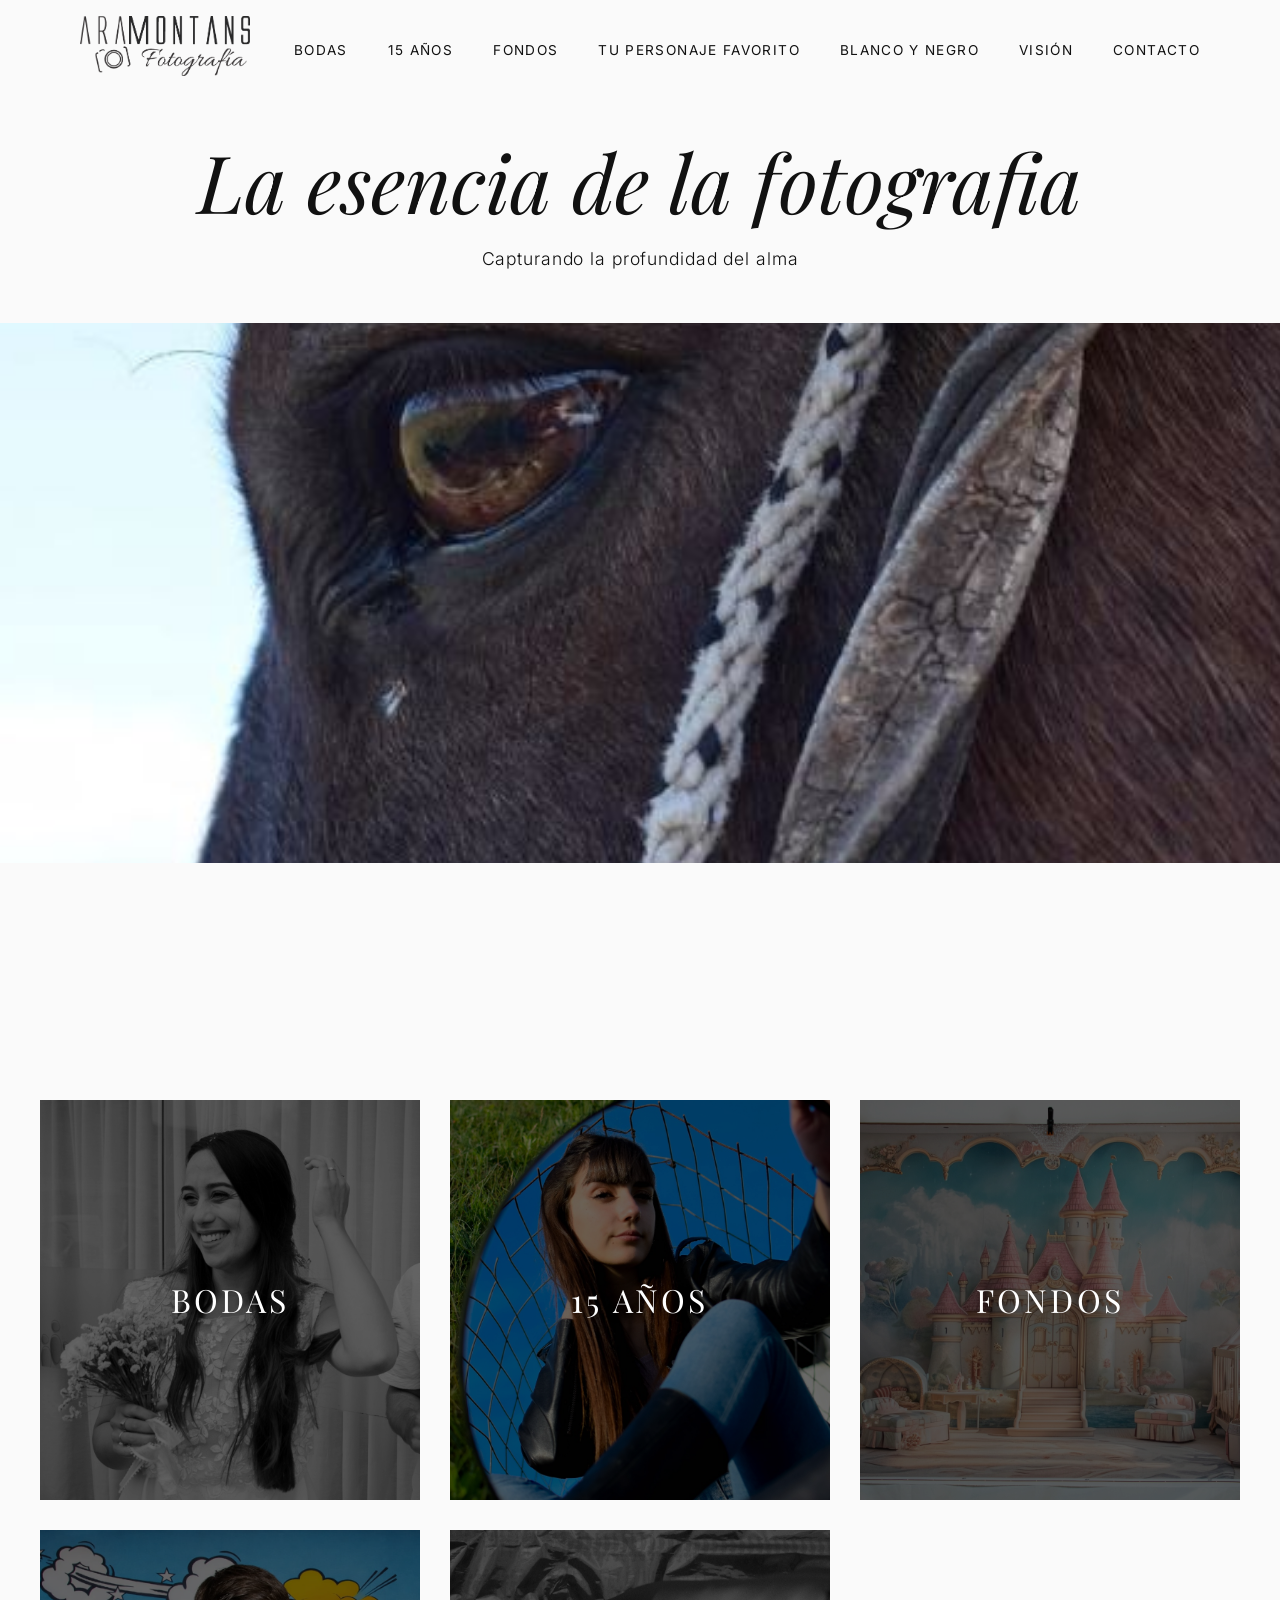
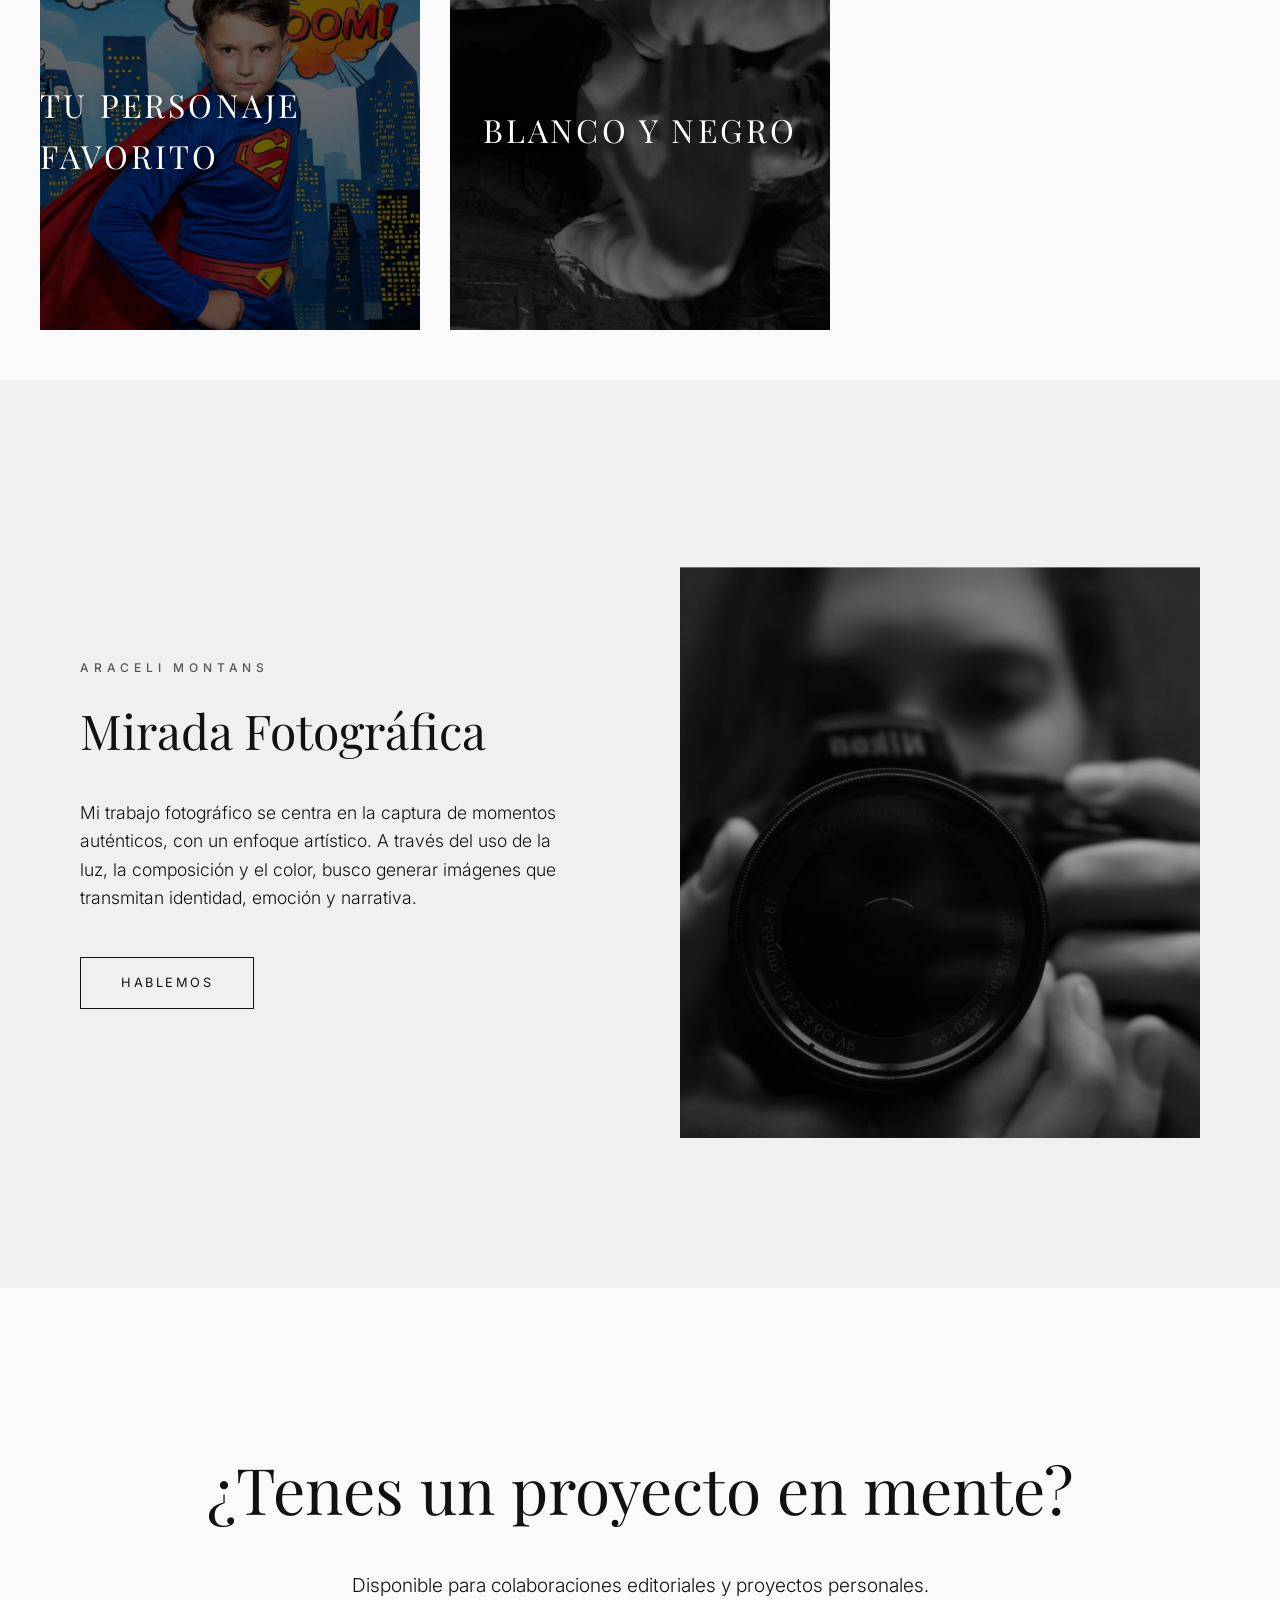
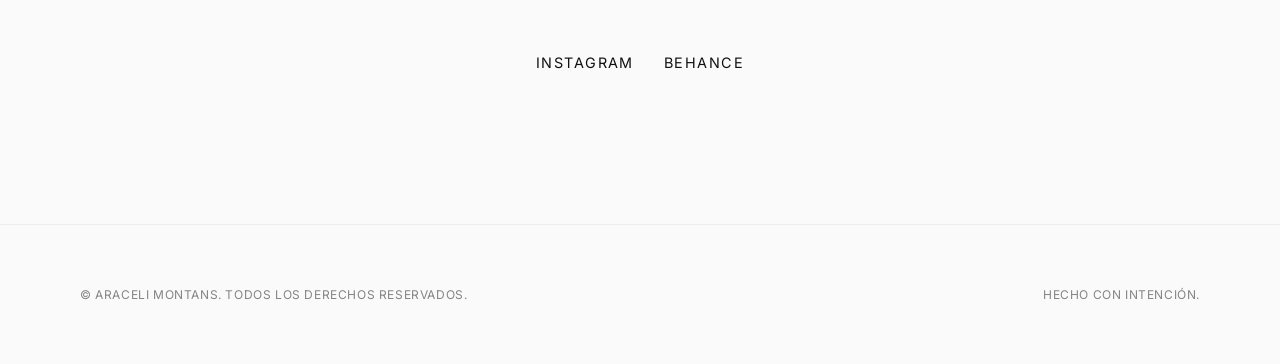
<file: index.html>
<!DOCTYPE html>
<html lang="es">

<head>
    <meta charset="UTF-8">
    <meta name="viewport" content="width=device-width, initial-scale=1.0">
    <title>Araceli Montans | Photography Portfolio</title>
    <meta name="description"
        content="Portfolio de fotografía artística y editorial por Araceli Montans. Especializada en retratos en blanco y negro con una visión estética y limpia.">
    <link rel="preconnect" href="https://fonts.googleapis.com">
    <link rel="preconnect" href="https://fonts.gstatic.com" crossorigin>
    <link
        href="https://fonts.googleapis.com/css2?family=Playfair+Display:ital,wght@0,400;0,700;1,400&family=Inter:wght@300;400;500&display=swap"
        rel="stylesheet">
    <link rel="stylesheet" href="style.css">
</head>

<body>
    <header id="main-header">
        <nav class="container">
            <div class="logo">
                <a href="index.html"><img src="ara-logo/9.png" alt="ARAMONTANS Fotografia" id="logo-img"></a>
            </div>
            <ul class="nav-links">
                <li><a href="bodas.html">Bodas</a></li>
                <li><a href="15.html">15 Años</a></li>
                <li><a href="fondos.html">Fondos</a></li>
                <li><a href="personaje.html">Tu Personaje Favorito</a></li>
                <li><a href="blancoynegro.html">Blanco y Negro</a></li>
                <li><a href="index.html#about">Visión</a></li>
                <li><a href="index.html#contact">Contacto</a></li>
            </ul>
            <div class="menu-toggle" id="mobile-menu">
                <span></span>
                <span></span>
            </div>
        </nav>
    </header>

    <main>
        <section id="hero">
            <div class="hero-content container">
                <h1 class="fade-in">La esencia de la fotografia</h1>
                <p class="fade-in delay-1">Capturando la profundidad del alma</p>
            </div>
            <div class="hero-image-wrapper">
                <img src="ara-logo/20.JPG" alt="Araceli Montans Photography Hero" class="hero-img">
            </div>
        </section>

        <section id="categories" class="container">
            <div class="category-cards">
                <a href="bodas.html" class="cat-card reveal">
                    <img src="ara-bodas/11.jpeg" alt="Bodas" loading="lazy">
                    <div class="cat-overlay">
                        <h3>Bodas</h3>
                    </div>
                </a>
                <a href="15.html" class="cat-card reveal delay-1">
                    <img src="ara-15/15.jpeg" alt="15 Años" loading="lazy">
                    <div class="cat-overlay">
                        <h3>15 Años</h3>
                    </div>
                </a>
                <a href="fondos.html" class="cat-card reveal delay-2">
                    <img src="ara-fondos/1.jpeg" alt="Fondos y Retratos" loading="lazy">
                    <div class="cat-overlay">
                        <h3>Fondos</h3>
                    </div>
                </a>
                <a href="personaje.html" class="cat-card reveal delay-3">
                    <img src="ara-personaje/30.jpeg" alt="Tu Personaje Favorito" loading="lazy">
                    <div class="cat-overlay">
                        <h3>Tu Personaje Favorito</h3>
                    </div>
                </a>
                <a href="blancoynegro.html" class="cat-card reveal delay-4">
                    <img src="ara-blancoynegro/21.jpeg" alt="Blanco y Negro" loading="lazy">
                    <div class="cat-overlay">
                        <h3>Blanco y Negro</h3>
                    </div>
                </a>
            </div>
        </section>



        <section id="about">
            <div class="container about-flex">
                <div class="about-text reveal">
                    <span class="subtitle">Araceli Montans</span>
                    <h2>Mirada Fotográfica</h2>
                    <p>Mi trabajo fotográfico se centra en la captura de momentos auténticos, con un enfoque artístico.
                        A través del uso de la luz, la composición y el color, busco generar imágenes que transmitan
                        identidad, emoción y narrativa.</p>
                    <a href="https://wa.me/5492257526032" target="_blank" rel="noopener noreferrer"
                        class="btn-minimal">Hablemos</a>
                </div>
                <div class="about-image reveal">
                    <img src="ara-logo/8.jpeg" alt="Araceli Montans Profile" class="parallax-img">
                </div>
            </div>
        </section>

        <section id="contact" class="container">
            <div class="contact-box reveal">
                <h2>¿Tenes un proyecto en mente?</h2>
                <p>Disponible para colaboraciones editoriales y proyectos personales.</p>
                <div class="social-links">
                    <a href="https://www.instagram.com/aramontans.fotografia/" target="_blank"
                        rel="noopener noreferrer">Instagram</a>
                    <a href="https://www.behance.net/aramontansfoto" target="_blank"
                        rel="noopener noreferrer">Behance</a>

                </div>
            </div>
        </section>
    </main>

    <footer>
        <div class="container footer-content">
            <p>&copy; Araceli Montans. Todos los derechos reservados.</p>
            <p>Hecho con intención.</p>
        </div>
    </footer>

    <div id="lightbox" class="lightbox">
        <span class="close-lightbox">&times;</span>
        <button class="lightbox-nav prev-lightbox">&#10094;</button>
        <img class="lightbox-content" id="lightbox-img">
        <button class="lightbox-nav next-lightbox">&#10095;</button>
    </div>

    <script src="main.js"></script>
</body>

</html>
</file>
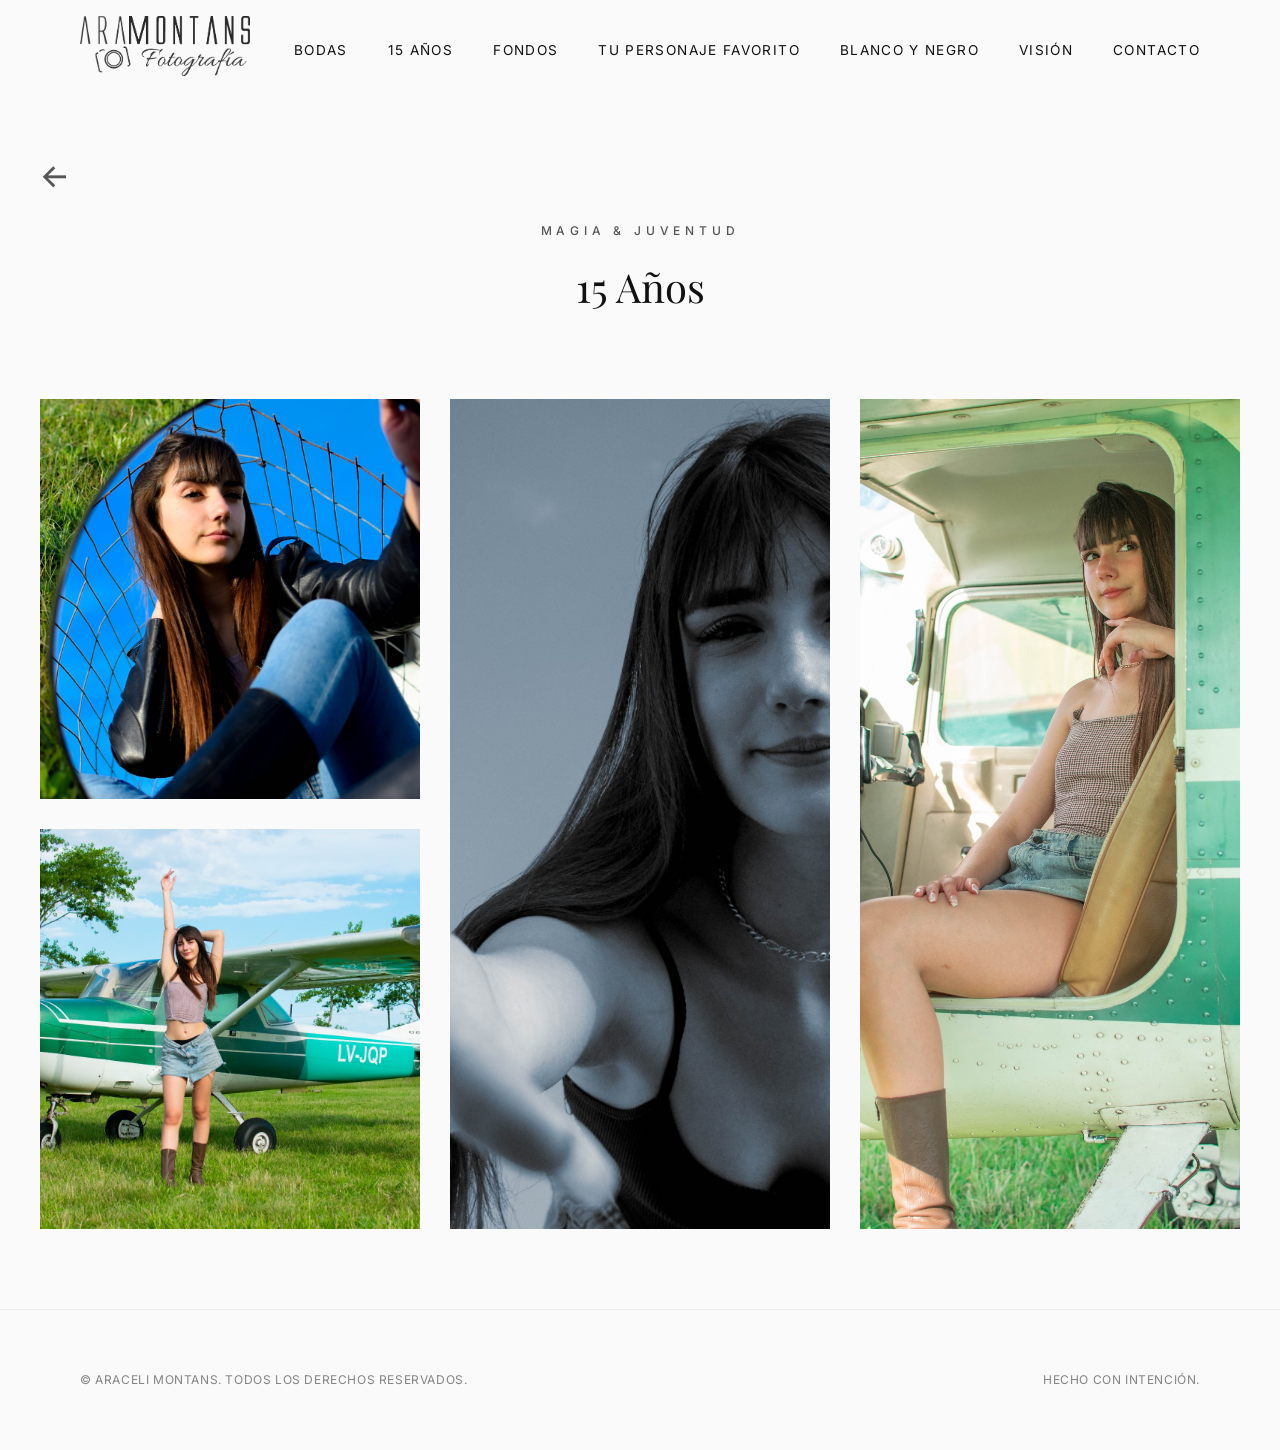
<file: 15.html>
<!DOCTYPE html>
<html lang="es">

<head>
    <meta charset="UTF-8">
    <meta name="viewport" content="width=device-width, initial-scale=1.0">
    <title>15 Años | Araceli Montans</title>
    <link rel="preconnect" href="https://fonts.googleapis.com">
    <link rel="preconnect" href="https://fonts.gstatic.com" crossorigin>
    <link
        href="https://fonts.googleapis.com/css2?family=Playfair+Display:ital,wght@0,400;0,700;1,400&family=Inter:wght@300;400;500&display=swap"
        rel="stylesheet">
    <link rel="stylesheet" href="style.css">
</head>

<body>
    <header id="main-header">
        <nav class="container">
            <div class="logo">
                <a href="index.html"><img src="ara-logo/9.png" alt="ARAMONTANS Fotografia" id="logo-img"></a>
            </div>
            <ul class="nav-links">
                <li><a href="bodas.html">Bodas</a></li>
                <li><a href="15.html">15 Años</a></li>
                <li><a href="fondos.html">Fondos</a></li>
                <li><a href="personaje.html">Tu Personaje Favorito</a></li>
                <li><a href="blancoynegro.html">Blanco y Negro</a></li>
                <li><a href="index.html#about">Visión</a></li>
                <li><a href="index.html#contact">Contacto</a></li>
            </ul>
            <div class="menu-toggle" id="mobile-menu">
                <span></span>
                <span></span>
            </div>
        </nav>
    </header>

    <main>
        <section id="quince" class="container portfolio-section internal-page-section">
            <a href="index.html" class="back-link">&#8592; </a>
            <div class="section-title">
                <span class="subtitle">Magia & Juventud</span>
                <h2>15 Años</h2>
            </div>
            <div class="gallery-grid">
                <div class="gallery-item reveal">
                    <img src="ara-15/15.jpeg" alt="15 Años 1" loading="lazy">
                    <div class="item-overlay"><span>15 Años 01</span></div>
                </div>
                <div class="gallery-item reveal tall">
                    <img src="ara-15/16.jpeg" alt="15 Años 2" loading="lazy">
                    <div class="item-overlay"><span>15 Años 02</span></div>
                </div>
                <div class="gallery-item reveal tall">
                    <img src="ara-15/17.jpeg" alt="15 Años 3" loading="lazy">
                    <div class="item-overlay"><span>15 Años 03</span></div>
                </div>
                <div class="gallery-item reveal">
                    <img src="ara-15/18.jpeg" alt="15 Años 4" loading="lazy">
                    <div class="item-overlay"><span>15 Años 04</span></div>
                </div>
            </div>
        </section>
    </main>

    <footer>
        <div class="container footer-content">
            <p>&copy; Araceli Montans. Todos los derechos reservados.</p>
            <p>Hecho con intención.</p>
        </div>
    </footer>

    <div id="lightbox" class="lightbox">
        <span class="close-lightbox">&times;</span>
        <button class="lightbox-nav prev-lightbox">&#10094;</button>
        <img class="lightbox-content" id="lightbox-img">
        <button class="lightbox-nav next-lightbox">&#10095;</button>
    </div>

    <script src="main.js"></script>
</body>

</html>
</file>
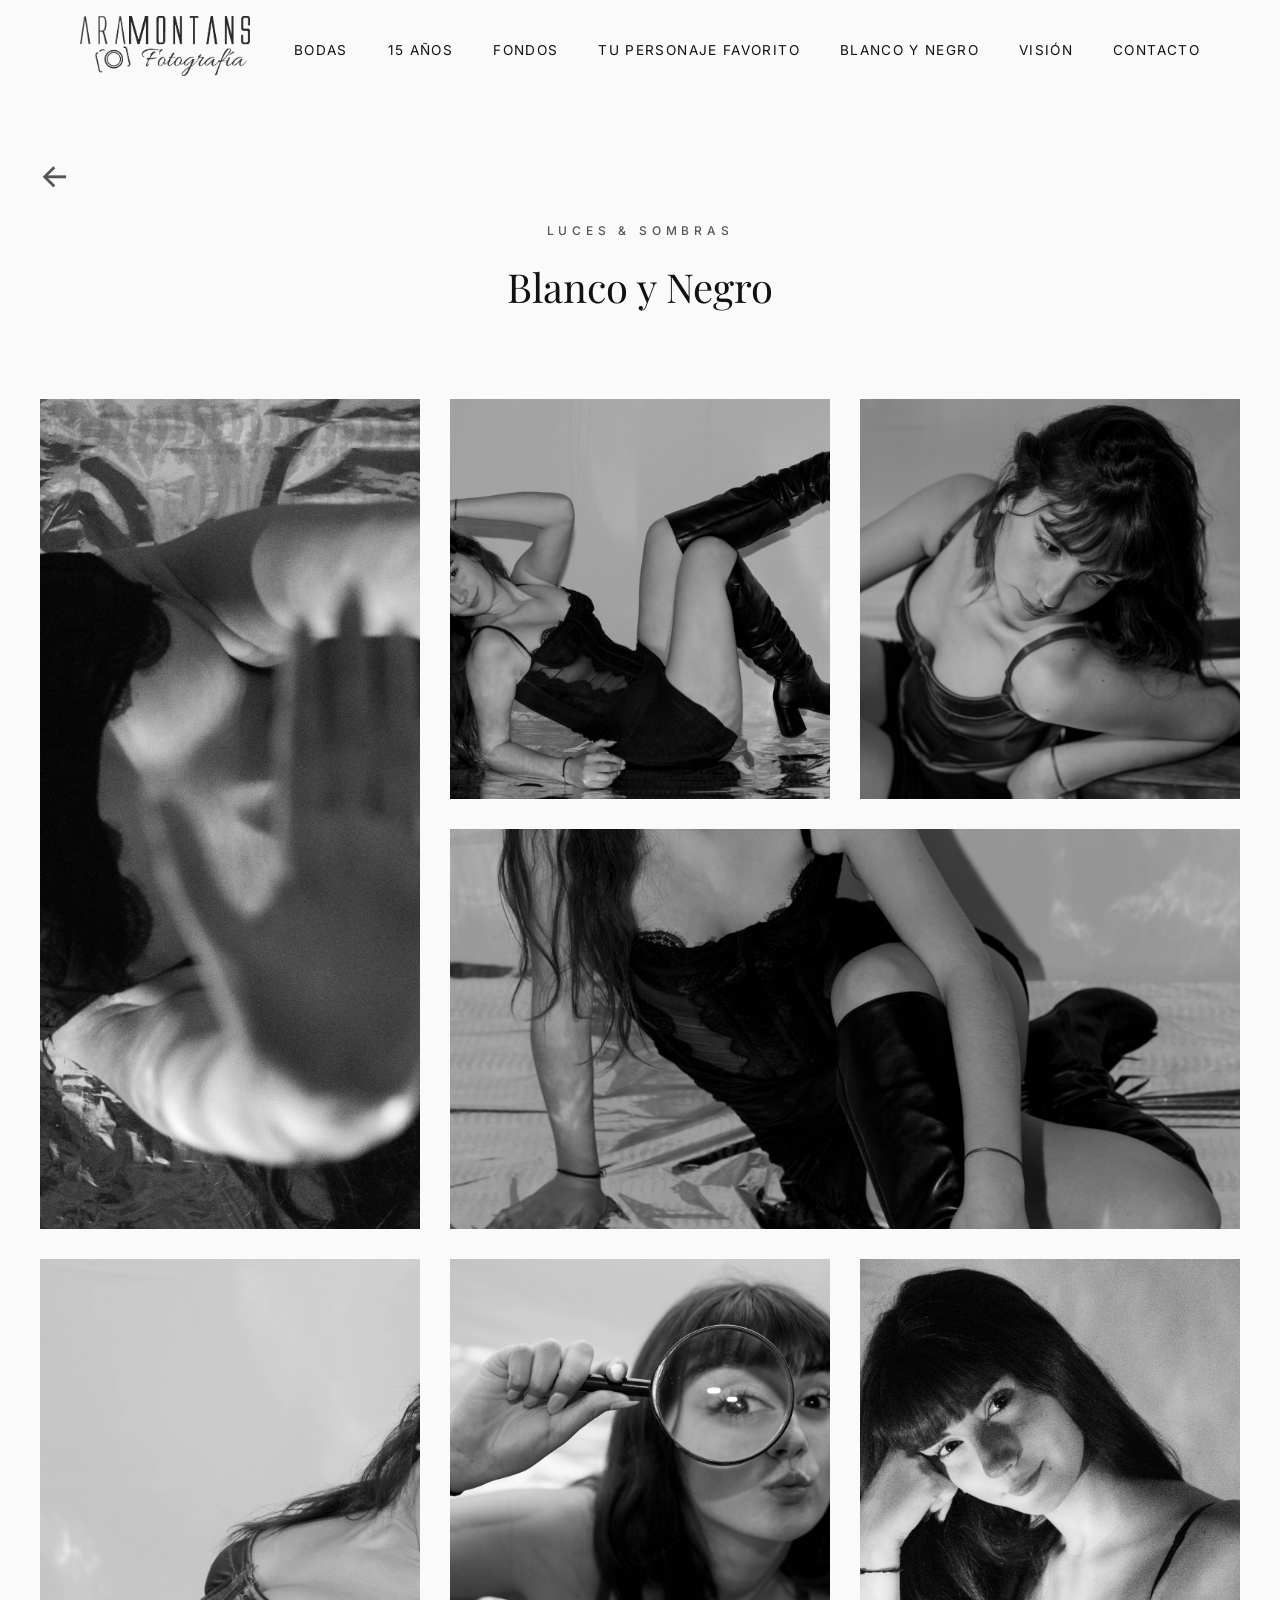
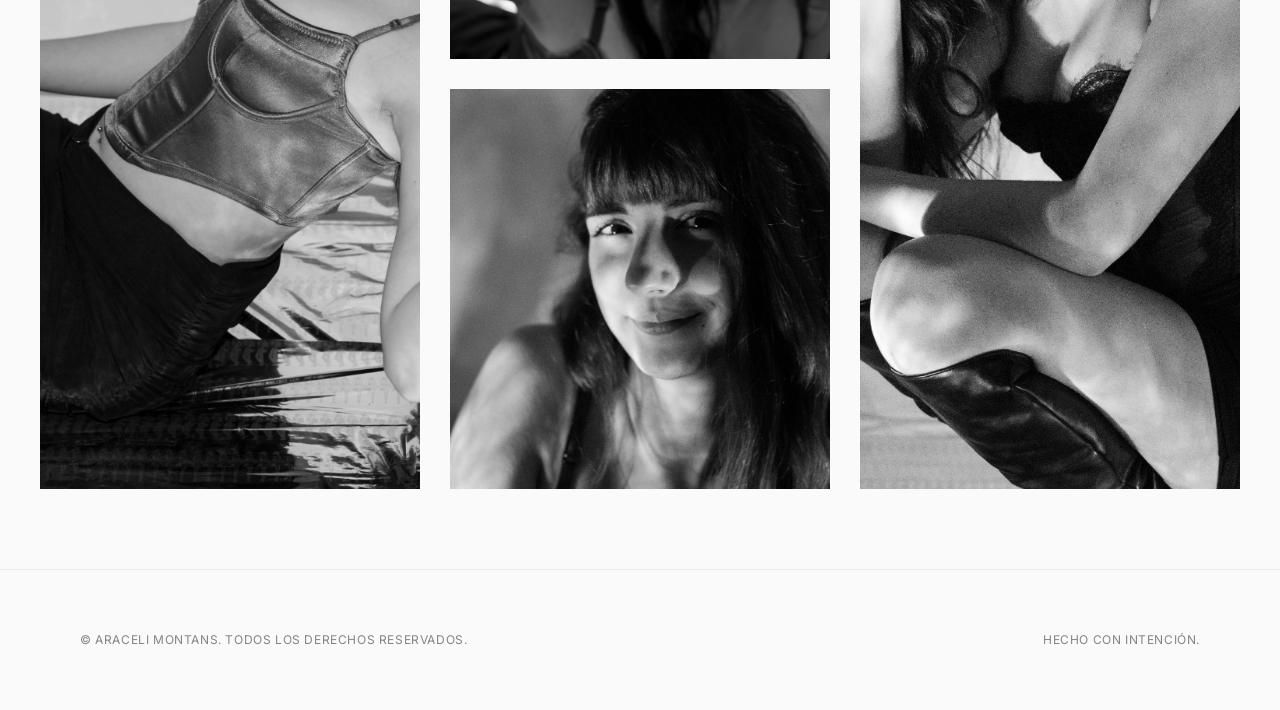
<file: blancoynegro.html>
<!DOCTYPE html>
<html lang="es">

<head>
    <meta charset="UTF-8">
    <meta name="viewport" content="width=device-width, initial-scale=1.0">
    <title>Blanco y Negro | Araceli Montans</title>
    <link rel="preconnect" href="https://fonts.googleapis.com">
    <link rel="preconnect" href="https://fonts.gstatic.com" crossorigin>
    <link
        href="https://fonts.googleapis.com/css2?family=Playfair+Display:ital,wght@0,400;0,700;1,400&family=Inter:wght@300;400;500&display=swap"
        rel="stylesheet">
    <link rel="stylesheet" href="style.css">
</head>

<body>
    <header id="main-header">
        <nav class="container">
            <div class="logo">
                <a href="index.html"><img src="ara-logo/9.png" alt="ARAMONTANS Fotografia" id="logo-img"></a>
            </div>
            <ul class="nav-links">
                <li><a href="bodas.html">Bodas</a></li>
                <li><a href="15.html">15 Años</a></li>
                <li><a href="fondos.html">Fondos</a></li>
                <li><a href="personaje.html">Tu Personaje Favorito</a></li>
                <li><a href="blancoynegro.html">Blanco y Negro</a></li>
                <li><a href="index.html#about">Visión</a></li>
                <li><a href="index.html#contact">Contacto</a></li>
            </ul>
            <div class="menu-toggle" id="mobile-menu">
                <span></span>
                <span></span>
            </div>
        </nav>
    </header>

    <main>
        <section id="blancoynegro" class="container portfolio-section internal-page-section">
            <a href="index.html" class="back-link">&#8592; </a>
            <div class="section-title">
                <span class="subtitle">Luces & Sombras</span>
                <h2>Blanco y Negro</h2>
            </div>
            <div class="gallery-grid">
                <div class="gallery-item reveal tall">
                    <img src="ara-blancoynegro/21.jpeg" alt="Blanco y Negro 1" loading="lazy">
                    <div class="item-overlay"><span>B&N 01</span></div>
                </div>
                <div class="gallery-item reveal">
                    <img src="ara-blancoynegro/22.jpeg" alt="Blanco y Negro 2" loading="lazy">
                    <div class="item-overlay"><span>B&N 02</span></div>
                </div>
                <div class="gallery-item reveal wide">
                    <img src="ara-blancoynegro/23.jpeg" alt="Blanco y Negro 3" loading="lazy">
                    <div class="item-overlay"><span>B&N 03</span></div>
                </div>

                <div class="gallery-item reveal tall">
                    <img src="ara-blancoynegro/25.jpeg" alt="Blanco y Negro 5" loading="lazy">
                    <div class="item-overlay"><span>B&N 05</span></div>
                </div>
                <div class="gallery-item reveal">
                    <img src="ara-blancoynegro/26.jpeg" alt="Blanco y Negro 6" loading="lazy">
                    <div class="item-overlay"><span>B&N 06</span></div>
                </div>
                <div class="gallery-item reveal">
                    <img src="ara-blancoynegro/27.jpeg" alt="Blanco y Negro 7" loading="lazy">
                    <div class="item-overlay"><span>B&N 07</span></div>
                </div>
                <div class="gallery-item reveal tall">
                    <img src="ara-blancoynegro/28.jpeg" alt="Blanco y Negro 8" loading="lazy">
                    <div class="item-overlay"><span>B&N 08</span></div>
                </div>

                <div class="gallery-item reveal">
                    <img src="ara-blancoynegro/30.jpeg" alt="Blanco y Negro 10" loading="lazy">
                    <div class="item-overlay"><span>B&N 10</span></div>
                </div>

            </div>
        </section>
    </main>

    <footer>
        <div class="container footer-content">
            <p>&copy; Araceli Montans. Todos los derechos reservados.</p>
            <p>Hecho con intención.</p>
        </div>
    </footer>

    <div id="lightbox" class="lightbox">
        <span class="close-lightbox">&times;</span>
        <button class="lightbox-nav prev-lightbox">&#10094;</button>
        <img class="lightbox-content" id="lightbox-img">
        <button class="lightbox-nav next-lightbox">&#10095;</button>
    </div>

    <script src="main.js"></script>
</body>

</html>
</file>
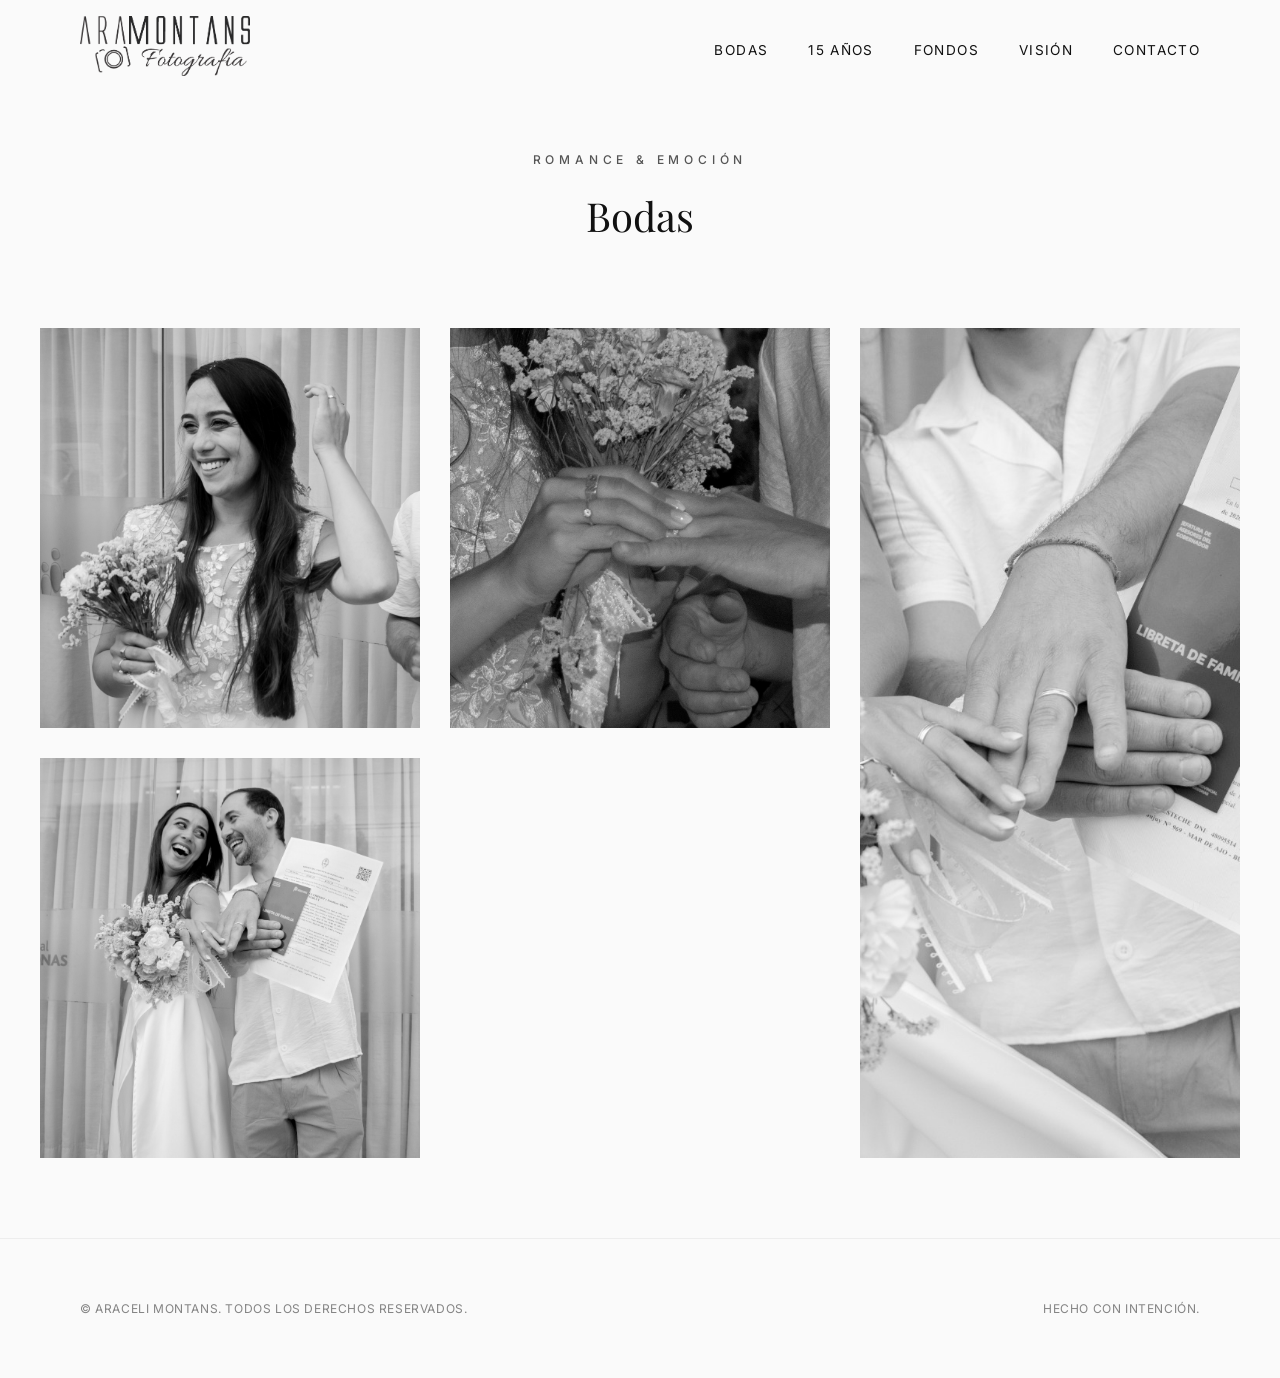
<file: bodas.html>
<!DOCTYPE html>
<html lang="es">

<head>
    <meta charset="UTF-8">
    <meta name="viewport" content="width=device-width, initial-scale=1.0">
    <title>Bodas | Araceli Montans</title>
    <link rel="preconnect" href="https://fonts.googleapis.com">
    <link rel="preconnect" href="https://fonts.gstatic.com" crossorigin>
    <link
        href="https://fonts.googleapis.com/css2?family=Playfair+Display:ital,wght@0,400;0,700;1,400&family=Inter:wght@300;400;500&display=swap"
        rel="stylesheet">
    <link rel="stylesheet" href="style.css">
</head>

<body>
    <header id="main-header">
        <nav class="container">
            <div class="logo">
                <a href="index.html"><img src="ara-logo/9.png" alt="ARAMONTANS Fotografia" id="logo-img"></a>
            </div>
            <ul class="nav-links">
                <li><a href="bodas.html">Bodas</a></li>
                <li><a href="15.html">15 Años</a></li>
                <li><a href="fondos.html">Fondos</a></li>
                <li><a href="index.html#about">Visión</a></li>
                <li><a href="index.html#contact">Contacto</a></li>
            </ul>
            <div class="menu-toggle" id="mobile-menu">
                <span></span>
                <span></span>
            </div>
        </nav>
    </header>

    <main>
        <section id="bodas" class="container portfolio-section internal-page-section">
            <div class="section-title">
                <span class="subtitle">Romance & Emoción</span>
                <h2>Bodas</h2>
            </div>
            <div class="gallery-grid">
                <div class="gallery-item reveal">
                    <img src="ara-bodas/11.jpeg" alt="Boda 1" loading="lazy">
                    <div class="item-overlay"><span>Bodas 01</span></div>
                </div>
                <div class="gallery-item reveal">
                    <img src="ara-bodas/12.jpeg" alt="Boda 2" loading="lazy">
                    <div class="item-overlay"><span>Bodas 02</span></div>
                </div>
                <div class="gallery-item reveal tall">
                    <img src="ara-bodas/13.jpeg" alt="Boda 3" loading="lazy">
                    <div class="item-overlay"><span>Bodas 03</span></div>
                </div>
                <div class="gallery-item reveal">
                    <img src="ara-bodas/14.jpeg" alt="Boda 4" loading="lazy">
                    <div class="item-overlay"><span>Bodas 04</span></div>
                </div>
            </div>
        </section>
    </main>

    <footer>
        <div class="container footer-content">
            <p>&copy; Araceli Montans. Todos los derechos reservados.</p>
            <p>Hecho con intención.</p>
        </div>
    </footer>

    <div id="lightbox" class="lightbox">
        <span class="close-lightbox">&times;</span>
        <img class="lightbox-content" id="lightbox-img">
    </div>

    <script src="main.js"></script>
</body>

</html>
</file>
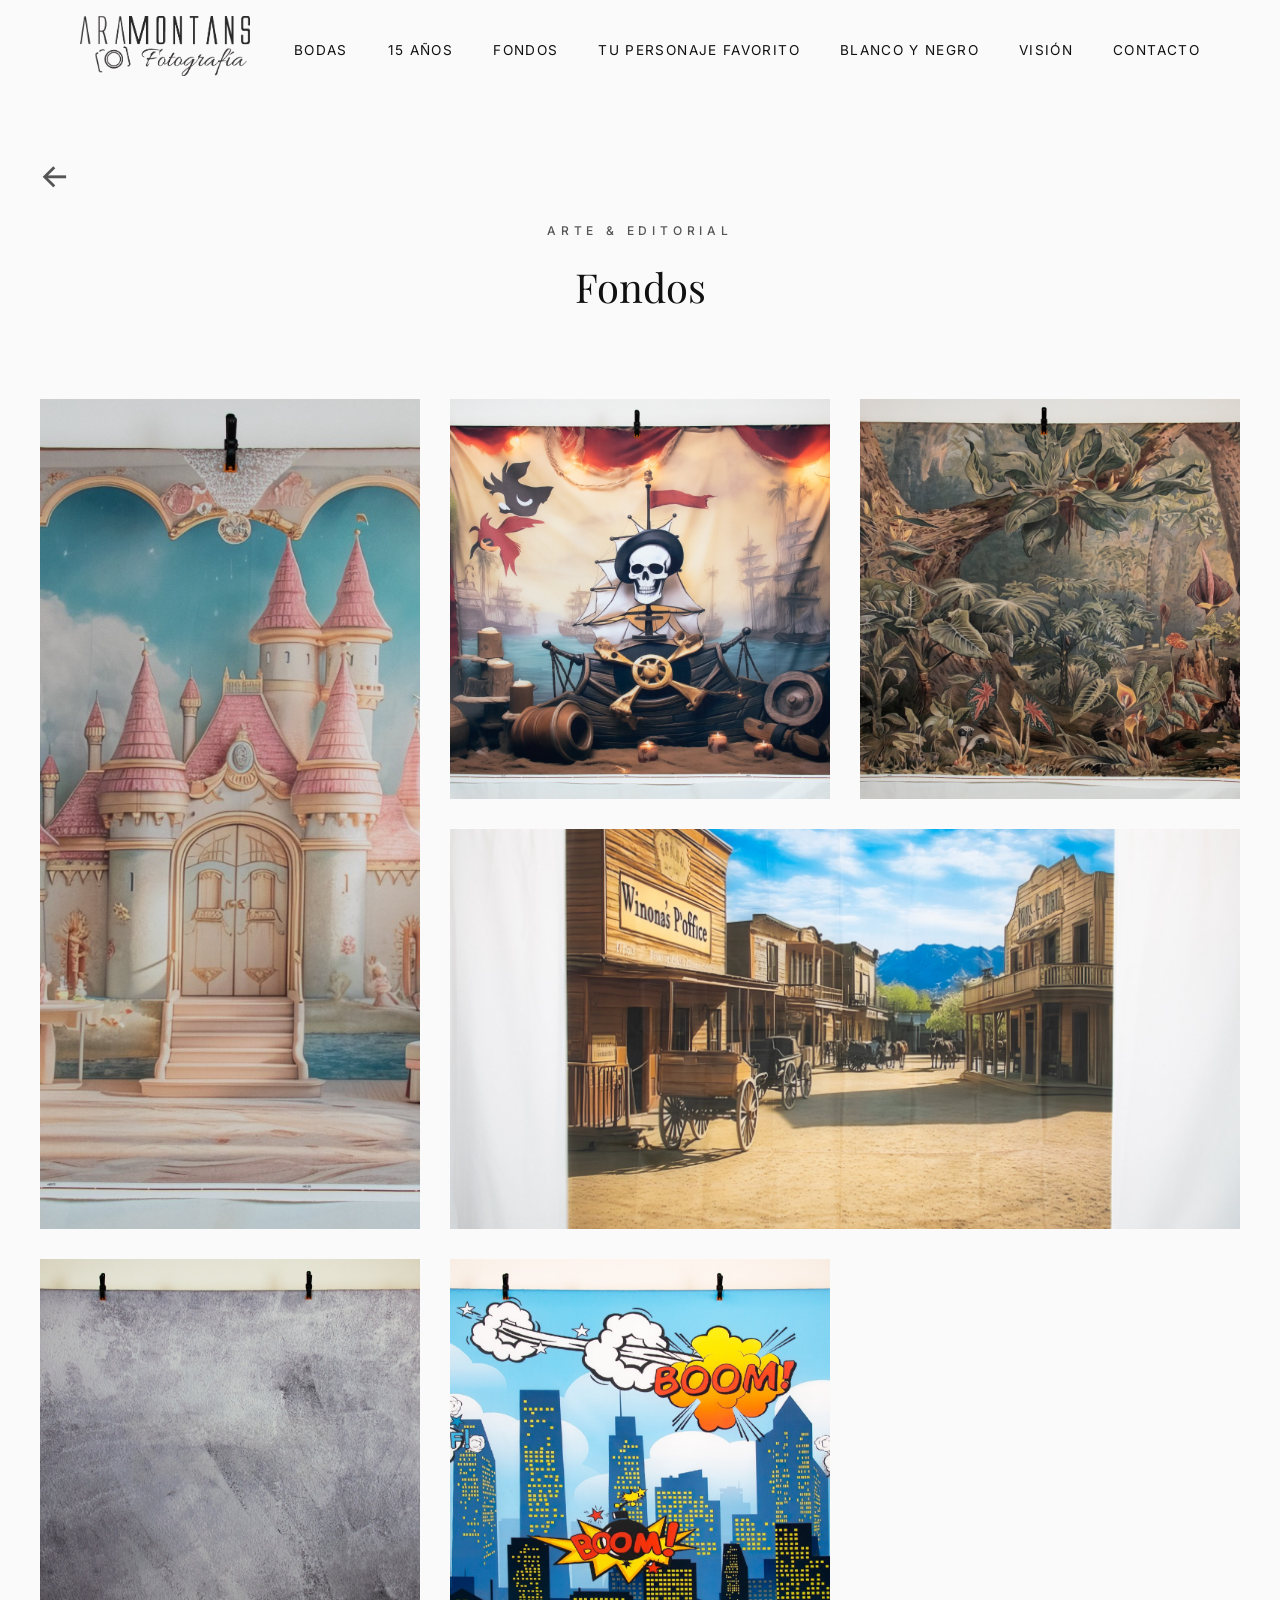
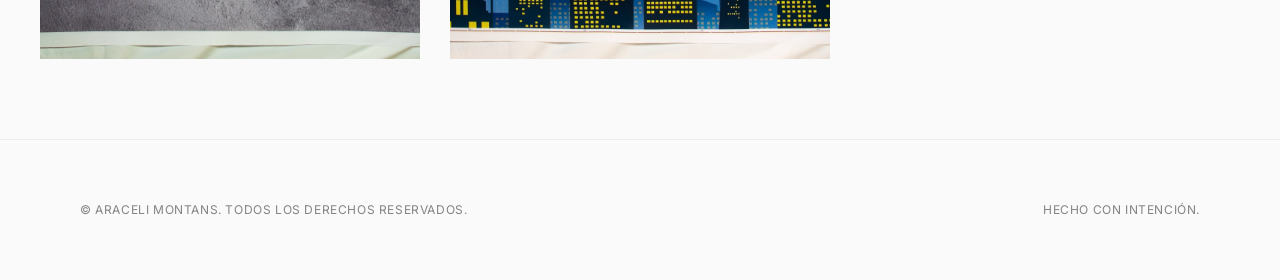
<file: fondos.html>
<!DOCTYPE html>
<html lang="es">

<head>
    <meta charset="UTF-8">
    <meta name="viewport" content="width=device-width, initial-scale=1.0">
    <title>Fondos y Retratos | Araceli Montans</title>
    <link rel="preconnect" href="https://fonts.googleapis.com">
    <link rel="preconnect" href="https://fonts.gstatic.com" crossorigin>
    <link
        href="https://fonts.googleapis.com/css2?family=Playfair+Display:ital,wght@0,400;0,700;1,400&family=Inter:wght@300;400;500&display=swap"
        rel="stylesheet">
    <link rel="stylesheet" href="style.css">
</head>

<body>
    <header id="main-header">
        <nav class="container">
            <div class="logo">
                <a href="index.html"><img src="ara-logo/9.png" alt="ARAMONTANS Fotografia" id="logo-img"></a>
            </div>
            <ul class="nav-links">
                <li><a href="bodas.html">Bodas</a></li>
                <li><a href="15.html">15 Años</a></li>
                <li><a href="fondos.html">Fondos</a></li>
                <li><a href="personaje.html">Tu Personaje Favorito</a></li>
                <li><a href="blancoynegro.html">Blanco y Negro</a></li>
                <li><a href="index.html#about">Visión</a></li>
                <li><a href="index.html#contact">Contacto</a></li>
            </ul>
            <div class="menu-toggle" id="mobile-menu">
                <span></span>
                <span></span>
            </div>
        </nav>
    </header>

    <main>
        <section id="fondos" class="container portfolio-section internal-page-section">
            <a href="index.html" class="back-link">&#8592; </a>
            <div class="section-title">
                <span class="subtitle">Arte & Editorial</span>
                <h2>Fondos</h2>
            </div>
            <div class="gallery-grid">
                <div class="gallery-item reveal tall">
                    <img src="ara-fondos/1.jpeg" alt="Editorial 1" loading="lazy">
                    <div class="item-overlay"><span>Editorial 01</span></div>
                </div>
                <div class="gallery-item reveal">
                    <img src="ara-fondos/2.jpeg" alt="Editorial 2" loading="lazy">
                    <div class="item-overlay"><span>Editorial 02</span></div>
                </div>
                <div class="gallery-item reveal">
                    <img src="ara-fondos/3.jpeg" alt="Editorial 3" loading="lazy">
                    <div class="item-overlay"><span>Editorial 03</span></div>
                </div>
                <div class="gallery-item reveal wide">
                    <img src="ara-fondos/4.jpeg" alt="Editorial 4" loading="lazy">
                    <div class="item-overlay"><span>Editorial 04</span></div>
                </div>
                <div class="gallery-item reveal">
                    <img src="ara-fondos/5.jpeg" alt="Editorial 5" loading="lazy">
                    <div class="item-overlay"><span>Editorial 05</span></div>
                </div>
                <div class="gallery-item reveal">
                    <img src="ara-fondos/6.jpeg" alt="Editorial 6" loading="lazy">
                    <div class="item-overlay"><span>Editorial 06</span></div>
                </div>
            </div>
        </section>
    </main>

    <footer>
        <div class="container footer-content">
            <p>&copy; Araceli Montans. Todos los derechos reservados.</p>
            <p>Hecho con intención.</p>
        </div>
    </footer>

    <div id="lightbox" class="lightbox">
        <span class="close-lightbox">&times;</span>
        <button class="lightbox-nav prev-lightbox">&#10094;</button>
        <img class="lightbox-content" id="lightbox-img">
        <button class="lightbox-nav next-lightbox">&#10095;</button>
    </div>

    <script src="main.js"></script>
</body>

</html>
</file>
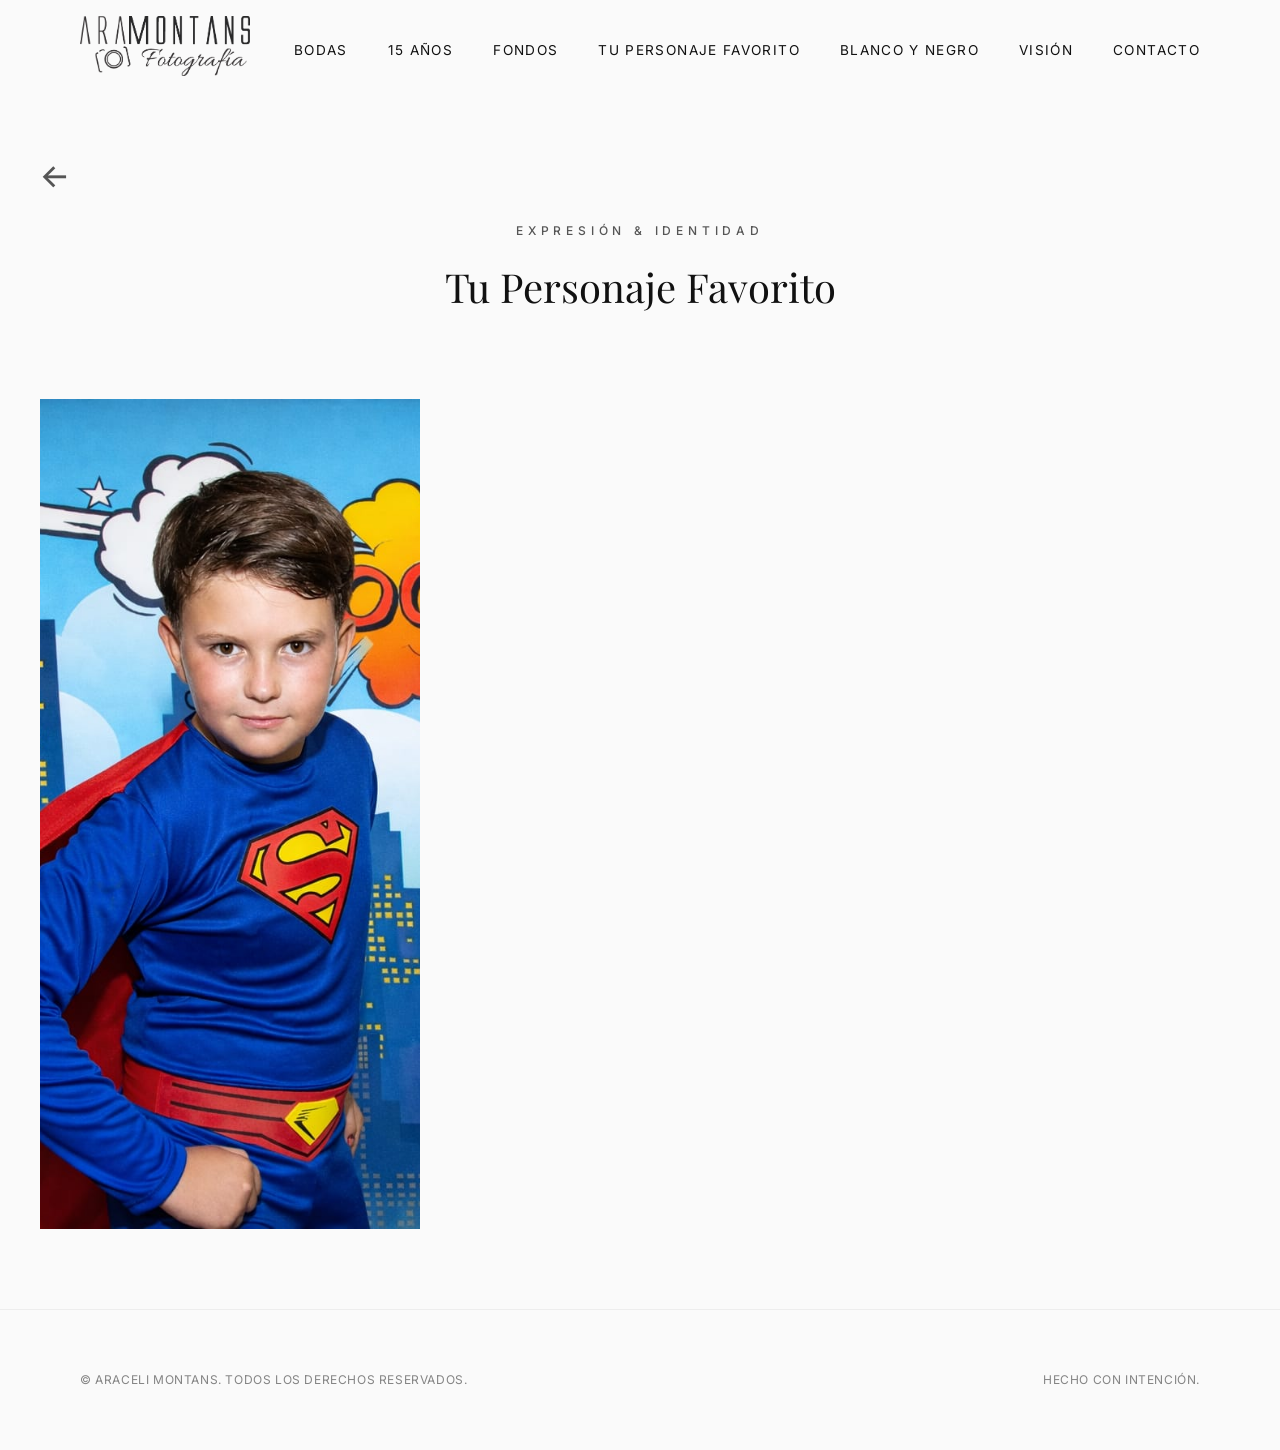
<file: personaje.html>
<!DOCTYPE html>
<html lang="es">

<head>
    <meta charset="UTF-8">
    <meta name="viewport" content="width=device-width, initial-scale=1.0">
    <title>Personaje | Araceli Montans</title>
    <link rel="preconnect" href="https://fonts.googleapis.com">
    <link rel="preconnect" href="https://fonts.gstatic.com" crossorigin>
    <link
        href="https://fonts.googleapis.com/css2?family=Playfair+Display:ital,wght@0,400;0,700;1,400&family=Inter:wght@300;400;500&display=swap"
        rel="stylesheet">
    <link rel="stylesheet" href="style.css">
</head>

<body>
    <header id="main-header">
        <nav class="container">
            <div class="logo">
                <a href="index.html"><img src="ara-logo/9.png" alt="ARAMONTANS Fotografia" id="logo-img"></a>
            </div>
            <ul class="nav-links">
                <li><a href="bodas.html">Bodas</a></li>
                <li><a href="15.html">15 Años</a></li>
                <li><a href="fondos.html">Fondos</a></li>
                <li><a href="personaje.html">Tu Personaje Favorito</a></li>
                <li><a href="blancoynegro.html">Blanco y Negro</a></li>
                <li><a href="index.html#about">Visión</a></li>
                <li><a href="index.html#contact">Contacto</a></li>
            </ul>
            <div class="menu-toggle" id="mobile-menu">
                <span></span>
                <span></span>
            </div>
        </nav>
    </header>

    <main>
        <section id="personaje" class="container portfolio-section internal-page-section">
            <a href="index.html" class="back-link">&#8592; </a>
            <div class="section-title">
                <span class="subtitle">Expresión & Identidad</span>
                <h2>Tu Personaje Favorito</h2>
            </div>
            <div class="gallery-grid">
                <div class="gallery-item reveal tall">
                    <img src="ara-personaje/30.jpeg" alt="Personaje" loading="lazy">
                    <div class="item-overlay"><span>Personaje 01</span></div>
                </div>
            </div>
        </section>
    </main>

    <footer>
        <div class="container footer-content">
            <p>&copy; Araceli Montans. Todos los derechos reservados.</p>
            <p>Hecho con intención.</p>
        </div>
    </footer>

    <div id="lightbox" class="lightbox">
        <span class="close-lightbox">&times;</span>
        <button class="lightbox-nav prev-lightbox">&#10094;</button>
        <img class="lightbox-content" id="lightbox-img">
        <button class="lightbox-nav next-lightbox">&#10095;</button>
    </div>

    <script src="main.js"></script>
</body>

</html>
</file>
<file: style.css>
:root {
    --bg-color: #fafafa;
    --text-color: #111111;
    --accent-color: #555555;
    --transition-slow: 0.6s cubic-bezier(0.2, 1, 0.3, 1);
    --transition-medium: 0.3s cubic-bezier(0.2, 1, 0.3, 1);
    --container-width: 1200px;
}

* {
    margin: 0;
    padding: 0;
    box-sizing: border-box;
}

html {
    scroll-behavior: smooth;
}

body {
    background-color: var(--bg-color);
    color: var(--text-color);
    font-family: 'Inter', -apple-system, BlinkMacSystemFont, "Segoe UI", Roboto, Helvetica, Arial, sans-serif;
    line-height: 1.6;
    overflow-x: hidden;
}

h1, h2, h3 {
    font-family: 'Playfair Display', serif;
    font-weight: 400;
}

.container {
    max-width: var(--container-width);
    margin: 0 auto;
    padding: 0 40px;
}

/* Header & Nav */
header {
    width: 100%;
    height: 100px;
    display: flex;
    align-items: center;
    position: fixed;
    top: 0;
    left: 0;
    z-index: 1000;
    transition: background-color var(--transition-medium), height var(--transition-medium);
}

header.scrolled {
    height: 70px;
    background-color: rgba(250, 250, 250, 0.95);
    backdrop-filter: blur(10px);
    border-bottom: 1px solid rgba(0,0,0,0.05);
}

nav {
    display: flex;
    justify-content: space-between;
    align-items: center;
    width: 100%;
}

/* Logo Image Styles */
.logo {
    display: flex;
    align-items: center;
}

.logo img {
    height: 60px; /* Reduced from header height */
    width: auto;
    object-fit: contain;
    mix-blend-mode: multiply;
    transition: height var(--transition-medium);
}

header.scrolled .logo img {
    height: 45px;
}

/* Mobile Toggle Styles */
.menu-toggle {
    display: none; /* Hidden on desktop */
    flex-direction: column;
    gap: 6px;
    cursor: pointer;
    z-index: 1001;
}

.menu-toggle span {
    display: block;
    width: 25px;
    height: 1px;
    background-color: var(--text-color);
    transition: var(--transition-medium);
}

.nav-links {
    display: flex;
    list-style: none;
    gap: 40px;
}

.nav-links a {
    text-decoration: none;
    color: var(--text-color);
    font-size: 0.85rem;
    font-weight: 400;
    letter-spacing: 0.1em;
    text-transform: uppercase;
    transition: opacity var(--transition-medium);
}

.nav-links a:hover {
    opacity: 0.5;
}

/* Hero Section */
#hero {
    height: 100vh;
    display: flex;
    flex-direction: column;
    justify-content: center;
    align-items: center;
    position: relative;
    padding-top: 100px;
    margin-bottom: 100px;
}

.hero-content {
    text-align: center;
    z-index: 2;
    margin-bottom: 50px;
}

.hero-content h1 {
    font-size: clamp(2.5rem, 8vw, 5rem);
    margin-bottom: 20px;
    line-height: 1.1;
    font-style: italic;
}

.hero-content p {
    font-size: 1.1rem;
    font-weight: 300;
    letter-spacing: 0.05em;
    max-width: 600px;
    margin: 0 auto;
    opacity: 0.7;
}

.hero-image-wrapper {
    width: 100%;
    height: 60vh;
    overflow: hidden;
    position: relative;
}

.hero-img {
    width: 100%;
    height: 100%;
    object-fit: cover;
    transform: scale(1.1);
    transition: transform 5s ease;
}

#hero:hover .hero-img {
    transform: scale(1);
}

/* Portfolio Gallery */
.portfolio-section {
    padding: 80px 0;
}

.section-title {
    margin-bottom: 80px;
    text-align: center;
}

.subtitle {
    font-size: 0.75rem;
    font-weight: 500;
    letter-spacing: 0.4em;
    text-transform: uppercase;
    display: block;
    margin-bottom: 15px;
    color: var(--accent-color);
}

.section-title h2 {
    font-size: 2.5rem;
}

/* Categories Access */
#categories {
    padding: 100px 0 50px;
}

.category-cards {
    display: grid;
    grid-template-columns: repeat(3, 1fr);
    gap: 30px;
}

.cat-card {
    position: relative;
    height: 400px;
    overflow: hidden;
    display: block;
    text-decoration: none;
    background-color: #eee;
}

.cat-card img {
    width: 100%;
    height: 100%;
    object-fit: cover;
    filter: brightness(0.7);
    transition: var(--transition-slow);
}

.cat-overlay {
    position: absolute;
    inset: 0;
    display: flex;
    justify-content: center;
    align-items: center;
    background: rgba(0,0,0,0.4);
    transition: var(--transition-medium);
}

.cat-overlay h3 {
    color: #fff;
    font-size: 2rem;
    font-family: 'Playfair Display', serif;
    letter-spacing: 0.1em;
    text-transform: uppercase;
    transform: translateY(0);
    opacity: 1;
    transition: var(--transition-medium);
    text-shadow: 0 2px 10px rgba(0,0,0,0.3);
}

.cat-card:hover img {
    transform: scale(1.05);
    filter: brightness(0.9);
}

.cat-card:hover .cat-overlay {
    background: rgba(0,0,0,0.5);
}

@media (max-width: 992px) {
    .category-cards {
        grid-template-columns: 1fr;
    }
}

.gallery-grid {
    display: grid;
    grid-template-columns: repeat(auto-fill, minmax(300px, 1fr));
    grid-auto-rows: 400px;
    grid-gap: 30px;
    grid-auto-flow: dense;
}

.gallery-item {
    position: relative;
    overflow: hidden;
    background-color: #eee;
    cursor: pointer;
}

.gallery-item img {
    width: 100%;
    height: 100%;
    object-fit: cover;
    transition: var(--transition-slow);
}

.gallery-item.tall {
    grid-row: span 2;
}

.gallery-item.wide {
    grid-column: span 2;
}

.item-overlay {
    position: absolute;
    top: 0;
    left: 0;
    width: 100%;
    height: 100%;
    background: rgba(0,0,0,0.2); /* Reduced darkness since there's no text */
    display: flex;
    justify-content: center;
    align-items: center;
    opacity: 0;
    transition: var(--transition-medium);
}

.item-overlay span {
    display: none; /* Text hidden completely */
}

.gallery-item:hover .item-overlay {
    opacity: 1;
}

.gallery-item:hover .item-overlay span {
    transform: translateY(0);
}

.gallery-item:hover img {
    transform: scale(1.05);
}

/* About Section */
#about {
    padding: 150px 0;
    background-color: #f0f0f0;
}

.about-flex {
    display: flex;
    align-items: center;
    gap: 80px;
}

.about-text {
    flex: 1;
}

.about-text h2 {
    font-size: 3rem;
    margin-bottom: 30px;
}

.about-text p {
    font-size: 1.1rem;
    margin-bottom: 25px;
    font-weight: 300;
    max-width: 500px;
}

.about-image {
    flex: 1;
    overflow: hidden;
}

.parallax-img {
    width: 100%;
    height: 600px;
    object-fit: cover;
}

.btn-minimal {
    display: inline-block;
    padding: 15px 40px;
    border: 1px solid var(--text-color);
    color: var(--text-color);
    text-decoration: none;
    font-size: 0.8rem;
    letter-spacing: 0.2em;
    text-transform: uppercase;
    transition: all var(--transition-medium);
    margin-top: 20px;
}

.btn-minimal:hover {
    background-color: var(--text-color);
    color: white;
}

/* Contact Section */
#contact {
    padding: 150px 0;
    text-align: center;
}

.contact-box h2 {
    font-size: clamp(2rem, 5vw, 4rem);
    margin-bottom: 30px;
}

.contact-box p {
    font-size: 1.2rem;
    font-weight: 300;
    margin-bottom: 50px;
}

.social-links {
    display: flex;
    justify-content: center;
    gap: 30px;
}

.social-links a {
    text-decoration: none;
    color: var(--text-color);
    font-size: 0.9rem;
    text-transform: uppercase;
    letter-spacing: 0.1em;
    position: relative;
}

.social-links a::after {
    content: '';
    position: absolute;
    width: 0;
    height: 1px;
    bottom: -5px;
    left: 0;
    background-color: var(--text-color);
    transition: width var(--transition-medium);
}

.social-links a:hover::after {
    width: 100%;
}

/* Footer */
footer {
    padding: 60px 0;
    border-top: 1px solid rgba(0,0,0,0.05);
}

.footer-content {
    display: flex;
    justify-content: space-between;
    align-items: center;
    font-size: 0.75rem;
    opacity: 0.5;
    letter-spacing: 0.05em;
    text-transform: uppercase;
}

/* Animations */
.reveal {
    opacity: 0;
    transform: translateY(50px);
    transition: all 1s cubic-bezier(0.2, 1, 0.3, 1);
}

.reveal.active {
    opacity: 1;
    transform: translateY(0);
}

.fade-in {
    animation: fadeIn 1.5s var(--transition-slow) forwards;
}

.delay-1 { animation-delay: 0.3s; }
.delay-2 { animation-delay: 0.6s; }
.delay-3 { animation-delay: 0.9s; }
.delay-4 { animation-delay: 1.2s; }

@keyframes fadeIn {
    from { opacity: 0; transform: translateY(30px); }
    to { opacity: 1; transform: translateY(0); }
}

/* Lightbox */
.lightbox {
    display: none;
    position: fixed;
    z-index: 2000;
    left: 0;
    top: 0;
    width: 100%;
    height: 100%;
    overflow: hidden;
    background-color: rgba(0,0,0,0.85);
    backdrop-filter: blur(8px);
    align-items: center;
    justify-content: center;
}

.lightbox-content {
    margin: auto;
    display: block;
    max-width: 90%;
    max-height: 85vh;
    animation: zoom 0.5s ease;
    object-fit: contain;
}

.close-lightbox {
    position: absolute;
    top: 40px;
    right: 50px;
    color: #fff;
    font-size: 60px;
    font-weight: 200;
    cursor: pointer;
    z-index: 2001;
    line-height: 1;
}

.lightbox-nav {
    position: absolute;
    top: 50%;
    transform: translateY(-50%);
    background: rgba(255, 255, 255, 0.1);
    color: white;
    border: none;
    font-size: 2rem;
    padding: 15px 20px;
    cursor: pointer;
    transition: var(--transition-medium);
    border-radius: 5px;
    z-index: 2001;
}

.lightbox-nav:hover {
    background: rgba(255, 255, 255, 0.3);
}

.prev-lightbox {
    left: 30px;
}

.next-lightbox {
    right: 30px;
}

@keyframes zoom {
    from {transform:scale(0.9); opacity: 0;} 
    to {transform:scale(1); opacity: 1;}
}

/* Mobile Adjustments */
@media (max-width: 992px) {
    .container { padding: 0 20px; }
    .nav-links {
        display: none;
        position: absolute;
        top: 100px;
        left: 0;
        width: 100%;
        background: var(--bg-color);
        flex-direction: column;
        padding: 10px 0;
        gap: 0;
        box-shadow: 0 10px 10px rgba(0,0,0,0.05);
    }
    header.scrolled .nav-links { top: 65px; }
    .nav-links li { width: 100%; text-align: center; padding: 15px 0; }
    .menu-toggle { display: flex; } /* Show on mobile */
    .about-flex { flex-direction: column; }
    .gallery-grid { grid-template-columns: 1fr; }
    .gallery-item.wide { grid-column: auto; }
    .gallery-item.tall { grid-row: auto; }
    .about-image { order: -1; }
    #hero { padding-top: 160px; }
}

.internal-page-section {
    padding-top: 150px;
    min-height: 80vh;
}

.back-link {
    display: inline-flex;
    align-items: center;
    text-decoration: none;
    color: var(--accent-color);
    font-size: 2rem;
    font-weight: 500;
    margin-bottom: 20px;
    transition: var(--transition-medium);
}

.back-link:hover {
    color: var(--text-color);
    transform: translateX(-5px);
}
</file>
